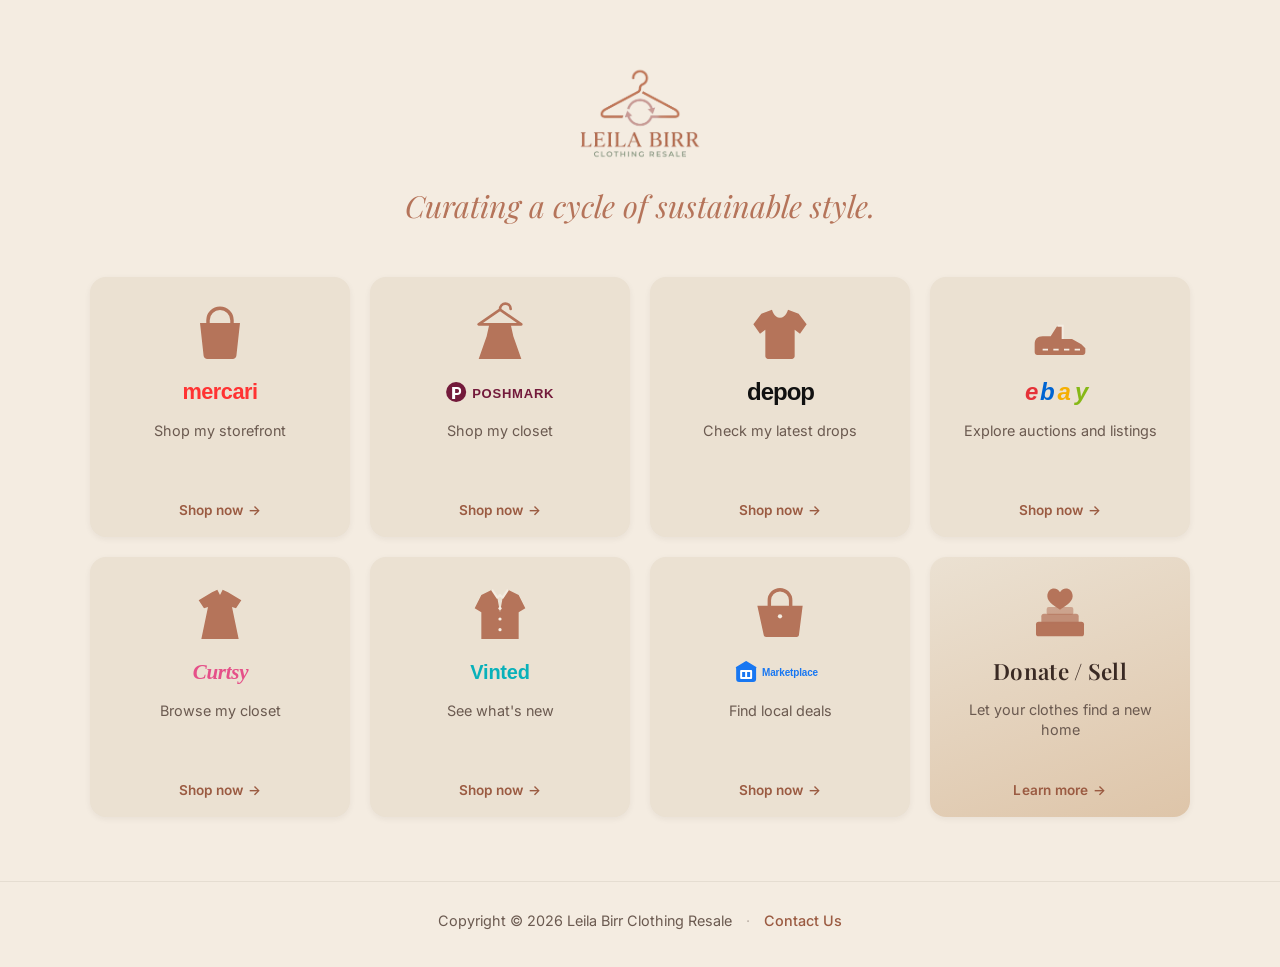
<file: index.html>
<!doctype html>
<html lang="en">
  <head>
    <meta charset="utf-8" />
    <meta name="viewport" content="width=device-width, initial-scale=1" />
    <title>Leila Birr Clothing Resale</title>
    <meta
      name="description"
      content="Leila Birr Clothing Resale — curating a cycle of sustainable style. Shop my closet across Mercari, Poshmark, Depop, eBay, Curtsy, Vinted, and Facebook Marketplace."
    />
    <link rel="icon" type="image/png" href="assets/favicon.png" />
    <link rel="preconnect" href="https://fonts.googleapis.com" />
    <link rel="preconnect" href="https://fonts.gstatic.com" crossorigin />
    <link
      href="https://fonts.googleapis.com/css2?family=Playfair+Display:ital,wght@0,400;0,600;0,700;1,400&family=Inter:wght@400;500;600;700&display=swap"
      rel="stylesheet"
    />
    <link rel="stylesheet" href="css/styles.css" />
  </head>
  <body>
    <div class="page">
      <header class="brand">
        <img
          class="brand__logo"
          src="assets/logo.png"
          alt="Leila Birr Clothing Resale"
        />
        <p class="tagline">Curating a cycle of sustainable style.</p>
      </header>

      <main class="container gallery">
        <div class="gallery__grid">
          <a
            class="shop-card"
            href="https://www.mercari.com/u/user737369980?sv=0"
            target="_blank"
            rel="noopener noreferrer"
          >
            <img class="shop-card__illustration" src="assets/art/bag.svg" alt="" />
            <span class="shop-card__logo">
              <img src="assets/shops/mercari.svg" alt="Mercari" />
            </span>
            <p class="shop-card__desc">Shop my storefront</p>
            <span class="shop-card__cta">Shop now <span class="arrow" aria-hidden="true">&rarr;</span></span>
          </a>

          <a
            class="shop-card"
            href="https://posh.mk/dyVOHcmDy2b"
            target="_blank"
            rel="noopener noreferrer"
          >
            <img class="shop-card__illustration" src="assets/art/hanger-dress.svg" alt="" />
            <span class="shop-card__logo">
              <img src="assets/shops/poshmark.svg" alt="Poshmark" />
            </span>
            <p class="shop-card__desc">Shop my closet</p>
            <span class="shop-card__cta">Shop now <span class="arrow" aria-hidden="true">&rarr;</span></span>
          </a>

          <a
            class="shop-card"
            href="https://depop.app.link/zdPhcHyAt2b"
            target="_blank"
            rel="noopener noreferrer"
          >
            <img class="shop-card__illustration" src="assets/art/tshirt.svg" alt="" />
            <span class="shop-card__logo">
              <img src="assets/shops/depop.svg" alt="Depop" />
            </span>
            <p class="shop-card__desc">Check my latest drops</p>
            <span class="shop-card__cta">Shop now <span class="arrow" aria-hidden="true">&rarr;</span></span>
          </a>

          <a
            class="shop-card"
            href="https://ebay.us/m/yiCmKi"
            target="_blank"
            rel="noopener noreferrer"
          >
            <img class="shop-card__illustration" src="assets/art/sneaker.svg" alt="" />
            <span class="shop-card__logo">
              <img src="assets/shops/ebay.svg" alt="eBay" />
            </span>
            <p class="shop-card__desc">Explore auctions and listings</p>
            <span class="shop-card__cta">Shop now <span class="arrow" aria-hidden="true">&rarr;</span></span>
          </a>

          <a
            class="shop-card"
            href="https://curtsyapp.com/closet/FHgtPt5w7H"
            target="_blank"
            rel="noopener noreferrer"
          >
            <img class="shop-card__illustration" src="assets/art/dress.svg" alt="" />
            <span class="shop-card__logo">
              <img src="assets/shops/curtsy.svg" alt="Curtsy" />
            </span>
            <p class="shop-card__desc">Browse my closet</p>
            <span class="shop-card__cta">Shop now <span class="arrow" aria-hidden="true">&rarr;</span></span>
          </a>

          <a
            class="shop-card"
            href="https://www.vinted.com/member/263346776-birracres"
            target="_blank"
            rel="noopener noreferrer"
          >
            <img class="shop-card__illustration" src="assets/art/jacket.svg" alt="" />
            <span class="shop-card__logo">
              <img src="assets/shops/vinted.svg" alt="Vinted" />
            </span>
            <p class="shop-card__desc">See what's new</p>
            <span class="shop-card__cta">Shop now <span class="arrow" aria-hidden="true">&rarr;</span></span>
          </a>

          <a
            class="shop-card"
            href="https://www.facebook.com/marketplace/profile/1435923431/?ref=permalink&mibextid=6ojiHh"
            target="_blank"
            rel="noopener noreferrer"
          >
            <img class="shop-card__illustration" src="assets/art/handbag.svg" alt="" />
            <span class="shop-card__logo">
              <img src="assets/shops/facebook.svg" alt="Facebook Marketplace" />
            </span>
            <p class="shop-card__desc">Find local deals</p>
            <span class="shop-card__cta">Shop now <span class="arrow" aria-hidden="true">&rarr;</span></span>
          </a>

          <a class="shop-card shop-card--donate" href="donate.html">
            <img class="shop-card__illustration" src="assets/art/heart-clothes.svg" alt="" />
            <h2 class="shop-card__name">Donate / Sell</h2>
            <p class="shop-card__desc">Let your clothes find a new home</p>
            <span class="shop-card__cta">Learn more <span class="arrow" aria-hidden="true">&rarr;</span></span>
          </a>
        </div>
      </main>

      <footer class="site-footer">
        <span>Copyright &copy; 2026 Leila Birr Clothing Resale</span>
        <span class="divider">&middot;</span>
        <a href="mailto:leilabirr@yahoo.com">Contact Us</a>
      </footer>
    </div>
  </body>
</html>
</file>
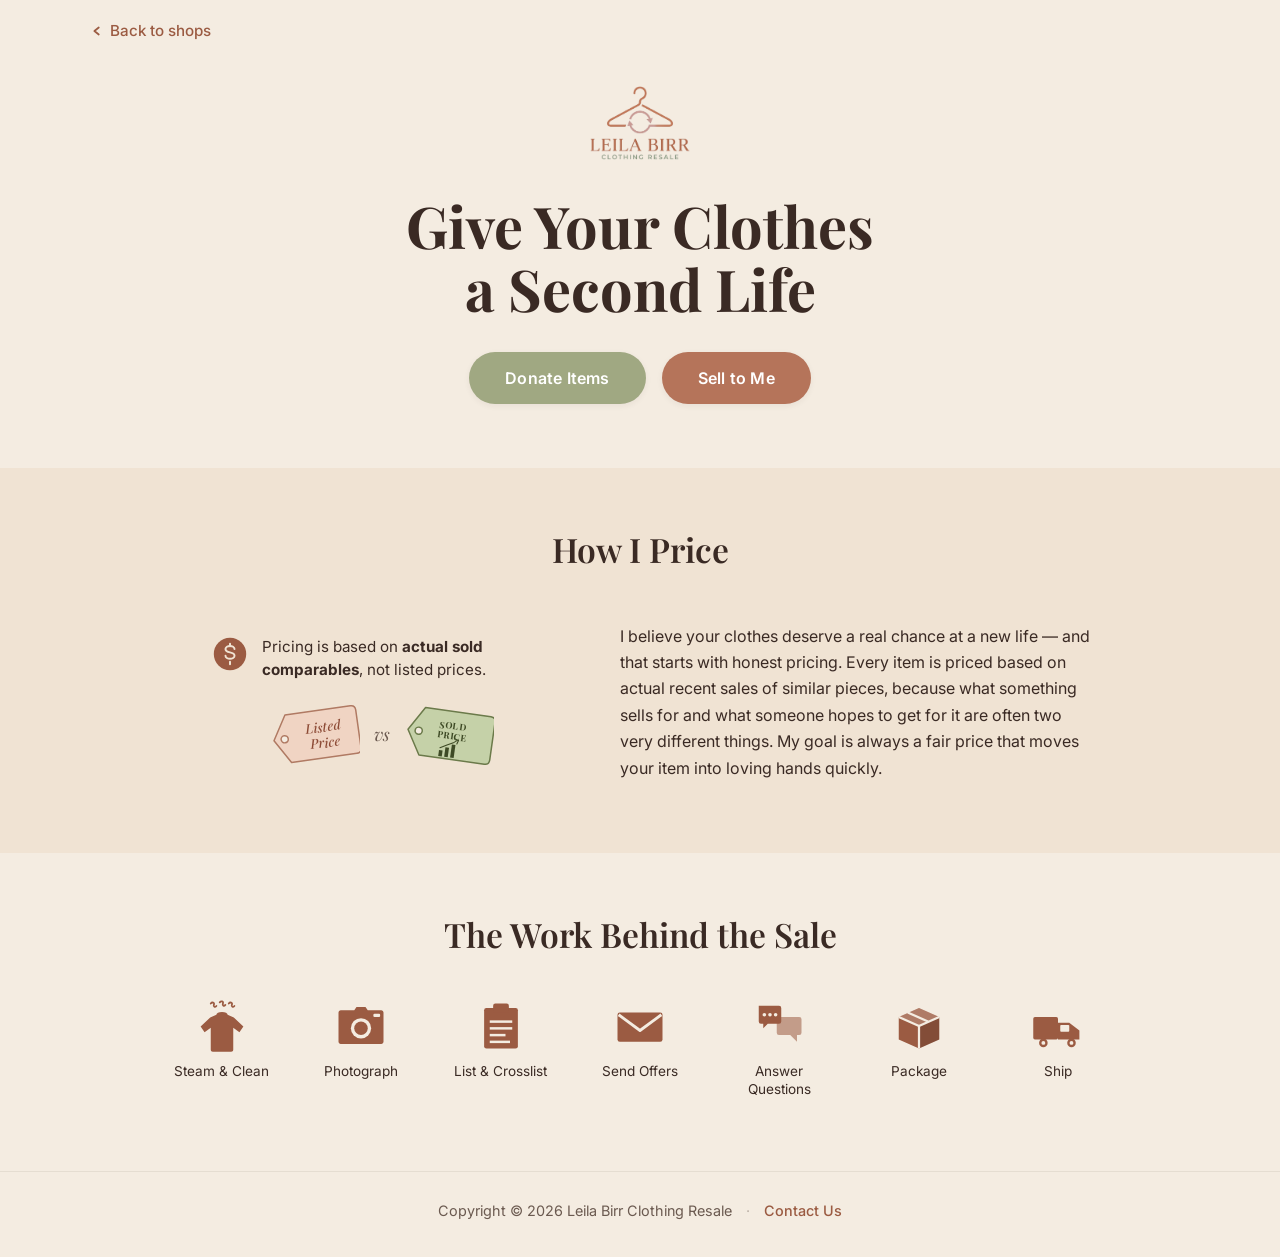
<file: donate.html>
<!doctype html>
<html lang="en">
  <head>
    <meta charset="utf-8" />
    <meta name="viewport" content="width=device-width, initial-scale=1" />
    <title>Give Your Clothes a Second Life &mdash; Leila Birr Clothing Resale</title>
    <meta
      name="description"
      content="Donate items or sell directly to Leila Birr Clothing Resale. Honest pricing based on real sold comparables, and full-service listing from steam and clean through ship."
    />
    <link rel="icon" type="image/png" href="assets/favicon.png" />
    <link rel="preconnect" href="https://fonts.googleapis.com" />
    <link rel="preconnect" href="https://fonts.gstatic.com" crossorigin />
    <link
      href="https://fonts.googleapis.com/css2?family=Playfair+Display:ital,wght@0,400;0,600;0,700;1,400&family=Inter:wght@400;500;600;700&display=swap"
      rel="stylesheet"
    />
    <link rel="stylesheet" href="css/styles.css" />
  </head>
  <body>
    <div class="page">
      <nav class="top-nav container">
        <a class="back-link" href="index.html" aria-label="Back to shops">
          <svg
            width="14"
            height="14"
            viewBox="0 0 16 16"
            fill="none"
            stroke="currentColor"
            stroke-width="2"
            stroke-linecap="round"
            stroke-linejoin="round"
            aria-hidden="true"
          >
            <path d="M10 12 L5 8 L10 4" />
          </svg>
          Back to shops
        </a>
      </nav>

      <header class="donate-hero">
        <img
          class="donate-hero__logo"
          src="assets/logo.png"
          alt="Leila Birr Clothing Resale"
        />
        <h1 class="donate-hero__headline">Give Your Clothes<br />a Second Life</h1>
        <div class="hero-actions">
          <a
            class="btn btn--sage"
            href="mailto:leilabirr@yahoo.com?subject=Donation%20inquiry"
          >
            Donate Items
          </a>
          <a
            class="btn btn--terracotta"
            href="mailto:leilabirr@yahoo.com?subject=Selling%20inquiry"
          >
            Sell to Me
          </a>
        </div>
      </header>

      <section class="how-i-price">
        <h2 class="how-i-price__title">How I Price</h2>
        <div class="pricing-grid container">
          <div class="pricing-visual">
            <div class="pricing-visual__header">
              <svg
                class="dollar-icon"
                viewBox="0 0 40 40"
                xmlns="http://www.w3.org/2000/svg"
                aria-hidden="true"
              >
                <circle cx="20" cy="20" r="18" fill="#9b5b42" />
                <path
                  d="M20 8.5 v3 M20 28.5 v3"
                  stroke="#f0e3d3"
                  stroke-width="2.2"
                  stroke-linecap="round"
                />
                <path
                  d="M25 14.5 c 0 -2.2 -2.5 -3.5 -5 -3.5 s -5 1.3 -5 3.5 c 0 2.2 2.5 3.2 5 3.7 s 5 1.5 5 3.7 s -2.5 3.5 -5 3.5 s -5 -1.3 -5 -3.5"
                  fill="none"
                  stroke="#f0e3d3"
                  stroke-width="2.2"
                  stroke-linecap="round"
                />
              </svg>
              <p>
                Pricing is based on <strong>actual sold comparables</strong>,
                not listed prices.
              </p>
            </div>

            <div class="pricing-tags" aria-hidden="true">
              <svg viewBox="0 0 150 110" xmlns="http://www.w3.org/2000/svg">
                <g transform="rotate(-8 75 55)">
                  <path
                    d="M 30 15 L 140 15 Q 148 15 148 23 L 148 87 Q 148 95 140 95 L 30 95 L 6 55 Z"
                    fill="#f0d4c3"
                    stroke="#b07a63"
                    stroke-width="2.5"
                    stroke-linejoin="round"
                  />
                  <circle cx="24" cy="55" r="6" fill="#f4ece1" stroke="#b07a63" stroke-width="2.5" />
                  <text
                    x="90"
                    y="52"
                    text-anchor="middle"
                    font-family="'Playfair Display', Georgia, serif"
                    font-style="italic"
                    font-size="22"
                    font-weight="500"
                    fill="#8c4a35"
                  >Listed</text>
                  <text
                    x="90"
                    y="78"
                    text-anchor="middle"
                    font-family="'Playfair Display', Georgia, serif"
                    font-style="italic"
                    font-size="22"
                    font-weight="500"
                    fill="#8c4a35"
                  >Price</text>
                </g>
              </svg>

              <span class="vs">vs</span>

              <svg viewBox="0 0 150 110" xmlns="http://www.w3.org/2000/svg">
                <g transform="rotate(8 75 55)">
                  <path
                    d="M 30 15 L 140 15 Q 148 15 148 23 L 148 87 Q 148 95 140 95 L 30 95 L 6 55 Z"
                    fill="#c5d1a8"
                    stroke="#6b7a4a"
                    stroke-width="2.5"
                    stroke-linejoin="round"
                  />
                  <circle cx="24" cy="55" r="6" fill="#f4ece1" stroke="#6b7a4a" stroke-width="2.5" />
                  <text
                    x="80"
                    y="45"
                    text-anchor="middle"
                    font-family="'Playfair Display', Georgia, serif"
                    font-weight="700"
                    font-size="15"
                    fill="#3e4a25"
                    letter-spacing="1"
                  >SOLD</text>
                  <text
                    x="80"
                    y="62"
                    text-anchor="middle"
                    font-family="'Playfair Display', Georgia, serif"
                    font-weight="700"
                    font-size="15"
                    fill="#3e4a25"
                    letter-spacing="1"
                  >PRICE</text>
                  <g transform="translate(62, 70)">
                    <rect x="0" y="12" width="6" height="10" fill="#3e4a25" />
                    <rect x="10" y="6" width="6" height="16" fill="#3e4a25" />
                    <rect x="20" y="0" width="6" height="22" fill="#3e4a25" />
                    <path d="M 1 8 L 12 2 L 22 -3 L 28 -8" fill="none" stroke="#3e4a25" stroke-width="1.8" stroke-linecap="round" />
                    <path d="M 24 -10 L 30 -8 L 28 -2" fill="none" stroke="#3e4a25" stroke-width="1.8" stroke-linecap="round" stroke-linejoin="round" />
                  </g>
                </g>
              </svg>
            </div>
          </div>

          <p class="pricing-copy">
            I believe your clothes deserve a real chance at a new life &mdash;
            and that starts with honest pricing. Every item is priced based on
            actual recent sales of similar pieces, because what something sells
            for and what someone hopes to get for it are often two very
            different things. My goal is always a fair price that moves your
            item into loving hands quickly.
          </p>
        </div>
      </section>

      <section class="work">
        <h2 class="work__title">The Work Behind the Sale</h2>
        <div class="work__row">
          <!-- Steam & Clean -->
          <div class="work-step">
            <svg viewBox="0 0 48 48" fill="currentColor" aria-hidden="true">
              <path d="M14 4 c 1.2 -1.5 3.6 -1 2.8 1 c -0.8 2 1 2.6 2.2 1.2" fill="none" stroke="currentColor" stroke-width="1.6" stroke-linecap="round" />
              <path d="M22 3 c 1.2 -1.5 3.6 -1 2.8 1 c -0.8 2 1 2.6 2.2 1.2" fill="none" stroke="currentColor" stroke-width="1.6" stroke-linecap="round" />
              <path d="M30 4 c 1.2 -1.5 3.6 -1 2.8 1 c -0.8 2 1 2.6 2.2 1.2" fill="none" stroke="currentColor" stroke-width="1.6" stroke-linecap="round" />
              <path d="M19 14 C 19 12.5 21 11.5 24 11.5 C 27 11.5 29 12.5 29 14 L 34.5 16.5 L 43 24.5 L 39.5 29.5 L 34 25.5 L 34 45 C 34 46 33.2 46.8 32.2 46.8 L 15.8 46.8 C 14.8 46.8 14 46 14 45 L 14 25.5 L 8.5 29.5 L 5 24.5 L 13.5 16.5 Z" />
            </svg>
            <span class="work-step__label">Steam &amp; Clean</span>
          </div>
          <!-- Photograph -->
          <div class="work-step">
            <svg viewBox="0 0 48 48" fill="currentColor" aria-hidden="true">
              <path d="M18 10 L 20 7 L 28 7 L 30 10 L 42 10 C 43.1 10 44 10.9 44 12 L 44 38 C 44 39.1 43.1 40 42 40 L 6 40 C 4.9 40 4 39.1 4 38 L 4 12 C 4 10.9 4.9 10 6 10 Z" />
              <circle cx="24" cy="26" r="9" fill="#f4ece1" />
              <circle cx="24" cy="26" r="6" />
              <rect x="35" y="13" width="6" height="3" rx="1" fill="#f4ece1" />
            </svg>
            <span class="work-step__label">Photograph</span>
          </div>
          <!-- List & Crosslist -->
          <div class="work-step">
            <svg viewBox="0 0 48 48" fill="currentColor" aria-hidden="true">
              <rect x="9" y="8" width="30" height="36" rx="2" />
              <rect x="17" y="4" width="14" height="8" rx="2" />
              <rect x="14" y="19" width="20" height="2.2" fill="#f4ece1" />
              <rect x="14" y="25" width="20" height="2.2" fill="#f4ece1" />
              <rect x="14" y="31" width="14" height="2.2" fill="#f4ece1" />
              <rect x="14" y="37" width="18" height="2.2" fill="#f4ece1" />
            </svg>
            <span class="work-step__label">List &amp; Crosslist</span>
          </div>
          <!-- Send Offers -->
          <div class="work-step">
            <svg viewBox="0 0 48 48" fill="currentColor" aria-hidden="true">
              <rect x="4" y="12" width="40" height="26" rx="2" />
              <path d="M 5 14 L 24 28 L 43 14" fill="none" stroke="#f4ece1" stroke-width="2.5" stroke-linejoin="round" />
            </svg>
            <span class="work-step__label">Send Offers</span>
          </div>
          <!-- Answer Questions -->
          <div class="work-step">
            <svg viewBox="0 0 48 48" fill="currentColor" aria-hidden="true">
              <path d="M24 16 L 42 16 Q 44 16 44 18 L 44 30 Q 44 32 42 32 L 40 32 L 40 38 L 34 32 L 24 32 Q 22 32 22 30 L 22 18 Q 22 16 24 16 Z" opacity="0.55" />
              <path d="M 6 6 L 24 6 Q 26 6 26 8 L 26 20 Q 26 22 24 22 L 14 22 L 10 26 L 10 22 L 8 22 Q 6 22 6 20 Z" />
              <circle cx="11" cy="14" r="1.6" fill="#f4ece1" />
              <circle cx="16" cy="14" r="1.6" fill="#f4ece1" />
              <circle cx="21" cy="14" r="1.6" fill="#f4ece1" />
            </svg>
            <span class="work-step__label">Answer Questions</span>
          </div>
          <!-- Package -->
          <div class="work-step">
            <svg viewBox="0 0 48 48" fill="currentColor" aria-hidden="true">
              <path d="M 6 16 L 24 8 L 42 16 L 42 36 L 24 44 L 6 36 Z" />
              <path d="M 6 16 L 24 24 L 42 16 L 24 8 Z" fill="#f4ece1" opacity="0.22" />
              <path d="M 24 24 L 42 16 L 42 36 L 24 44 Z" fill="#000" opacity="0.15" />
              <path d="M 6 16 L 24 24 L 42 16" fill="none" stroke="#f4ece1" stroke-width="2" stroke-linejoin="round" />
              <path d="M 24 24 L 24 44" stroke="#f4ece1" stroke-width="2" />
              <path d="M 14 12 L 32 20" stroke="#f4ece1" stroke-width="2" fill="none" />
            </svg>
            <span class="work-step__label">Package</span>
          </div>
          <!-- Ship -->
          <div class="work-step">
            <svg viewBox="0 0 48 48" fill="currentColor" aria-hidden="true">
              <rect x="2" y="16" width="22" height="20" rx="1.5" />
              <path d="M 24 21 L 34 21 L 43 28 L 43 36 L 24 36 Z" />
              <rect x="26" y="23" width="8" height="6" rx="0.8" fill="#f4ece1" />
              <circle cx="11" cy="39" r="3.8" />
              <circle cx="11" cy="39" r="1.7" fill="#f4ece1" />
              <circle cx="36" cy="39" r="3.8" />
              <circle cx="36" cy="39" r="1.7" fill="#f4ece1" />
            </svg>
            <span class="work-step__label">Ship</span>
          </div>
        </div>
      </section>

      <footer class="site-footer">
        <span>Copyright &copy; 2026 Leila Birr Clothing Resale</span>
        <span class="divider">&middot;</span>
        <a href="mailto:leilabirr@yahoo.com">Contact Us</a>
      </footer>
    </div>
  </body>
</html>
</file>
<file: css/styles.css>
/* Leila Birr Clothing Resale — shared styles */

:root {
  --bg-cream: #f4ece1;
  --bg-cream-warm: #f0e3d3;
  --card-cream: #ebe1d2;
  --accent-terracotta: #b5745a;
  --accent-terracotta-deep: #9b5b42;
  --sage: #a0a882;
  --sage-deep: #8c9570;
  --text-dark: #3a2a24;
  --text-muted: #6b5a50;
  --shadow-sm: 0 2px 6px rgba(58, 42, 36, 0.06);
  --shadow-md: 0 8px 24px rgba(58, 42, 36, 0.10);
  --radius-card: 16px;
  --radius-pill: 999px;
  --font-serif: "Playfair Display", "Georgia", "Times New Roman", serif;
  --font-sans: "Inter", -apple-system, BlinkMacSystemFont, "Segoe UI", Roboto, sans-serif;
  --max-width: 1100px;
}

* {
  box-sizing: border-box;
}

html,
body {
  margin: 0;
  padding: 0;
}

body {
  font-family: var(--font-sans);
  background: var(--bg-cream);
  color: var(--text-dark);
  -webkit-font-smoothing: antialiased;
  line-height: 1.5;
  min-height: 100vh;
  display: flex;
  flex-direction: column;
}

a {
  color: inherit;
  text-decoration: none;
}

a:focus-visible,
button:focus-visible {
  outline: 2px solid var(--accent-terracotta);
  outline-offset: 3px;
  border-radius: 4px;
}

img {
  max-width: 100%;
  display: block;
}

/* ---------- Layout ---------- */

.page {
  flex: 1;
  display: flex;
  flex-direction: column;
}

.container {
  width: 100%;
  max-width: var(--max-width);
  margin: 0 auto;
  padding: 0 24px;
}

.top-nav {
  padding: 20px 0 0;
}

.top-nav .back-link {
  display: inline-flex;
  align-items: center;
  gap: 6px;
  font-size: 0.95rem;
  color: var(--accent-terracotta-deep);
  font-weight: 500;
}

.top-nav .back-link:hover {
  color: var(--accent-terracotta);
}

/* ---------- Brand / Header ---------- */

.brand {
  display: flex;
  flex-direction: column;
  align-items: center;
  text-align: center;
  padding: 48px 24px 16px;
}

.brand__logo {
  width: 240px;
  max-width: 70vw;
  height: auto;
}

.tagline {
  font-family: var(--font-serif);
  font-style: italic;
  font-weight: 400;
  color: var(--accent-terracotta);
  font-size: clamp(1.35rem, 2.6vw, 1.9rem);
  margin: 4px 0 0;
}

/* ---------- Shop Gallery ---------- */

.gallery {
  padding: 32px 0 64px;
}

.gallery__grid {
  display: grid;
  grid-template-columns: repeat(4, 1fr);
  gap: 20px;
}

.shop-card {
  background: var(--card-cream);
  border-radius: var(--radius-card);
  padding: 22px 20px 16px;
  display: flex;
  flex-direction: column;
  align-items: center;
  text-align: center;
  gap: 12px;
  box-shadow: var(--shadow-sm);
  transition: transform 0.2s ease, box-shadow 0.2s ease;
  min-height: 260px;
  position: relative;
  overflow: hidden;
}

.shop-card:hover,
.shop-card:focus-visible {
  transform: translateY(-4px);
  box-shadow: var(--shadow-md);
}

.shop-card__illustration {
  width: 64px;
  height: 64px;
  color: var(--accent-terracotta);
  display: block;
  flex-shrink: 0;
}

.shop-card__logo {
  display: flex;
  align-items: center;
  justify-content: center;
  min-height: 34px;
  max-width: 100%;
}

.shop-card__logo img {
  height: 28px;
  width: auto;
  max-width: 100%;
  object-fit: contain;
}

.shop-card__name {
  font-family: var(--font-serif);
  font-size: 1.4rem;
  font-weight: 600;
  color: var(--text-dark);
  margin: 0;
  letter-spacing: 0.3px;
}

.shop-card__desc {
  margin: 0;
  color: var(--text-muted);
  font-size: 0.9rem;
  line-height: 1.4;
  flex: 1;
}

.shop-card__cta {
  color: var(--accent-terracotta-deep);
  font-weight: 600;
  font-size: 0.85rem;
  margin-top: auto;
  display: inline-flex;
  align-items: center;
  gap: 5px;
  letter-spacing: 0.2px;
}

.shop-card__cta .arrow {
  display: inline-block;
  transition: transform 0.2s ease;
}

.shop-card:hover .shop-card__cta .arrow,
.shop-card:focus-visible .shop-card__cta .arrow {
  transform: translateX(4px);
}

.shop-card--donate {
  background: linear-gradient(160deg, #ebe1d2 0%, #dec5a9 100%);
}

/* ---------- Footer ---------- */

.site-footer {
  padding: 28px 24px 36px;
  text-align: center;
  color: var(--text-muted);
  font-size: 0.9rem;
  border-top: 1px solid rgba(58, 42, 36, 0.08);
  margin-top: auto;
}

.site-footer a {
  color: var(--accent-terracotta-deep);
  font-weight: 500;
}

.site-footer a:hover {
  color: var(--accent-terracotta);
  text-decoration: underline;
}

.site-footer .divider {
  margin: 0 10px;
  color: rgba(58, 42, 36, 0.3);
}

/* ---------- Donate Page Hero ---------- */

.donate-hero {
  background: var(--bg-cream);
  padding: 24px 24px 64px;
  text-align: center;
}

.donate-hero__logo {
  width: 200px;
  max-width: 60vw;
  margin: 0 auto 8px;
}

.donate-hero__headline {
  font-family: var(--font-serif);
  font-weight: 700;
  color: var(--text-dark);
  font-size: clamp(2.2rem, 5.5vw, 3.6rem);
  line-height: 1.1;
  margin: 16px auto 32px;
  max-width: 640px;
}

.hero-actions {
  display: inline-flex;
  gap: 16px;
  flex-wrap: wrap;
  justify-content: center;
}

.btn {
  display: inline-flex;
  align-items: center;
  justify-content: center;
  padding: 14px 36px;
  border-radius: var(--radius-pill);
  font-family: var(--font-sans);
  font-weight: 600;
  font-size: 1rem;
  letter-spacing: 0.2px;
  color: #fff;
  border: none;
  cursor: pointer;
  transition: transform 0.15s ease, box-shadow 0.15s ease, background 0.15s ease;
  box-shadow: var(--shadow-sm);
}

.btn:hover {
  transform: translateY(-2px);
  box-shadow: var(--shadow-md);
}

.btn--sage {
  background: var(--sage);
}

.btn--sage:hover {
  background: var(--sage-deep);
}

.btn--terracotta {
  background: var(--accent-terracotta);
}

.btn--terracotta:hover {
  background: var(--accent-terracotta-deep);
}

/* ---------- How I Price ---------- */

.how-i-price {
  background: var(--bg-cream-warm);
  padding: 56px 24px;
}

.how-i-price__title {
  text-align: center;
  font-family: var(--font-serif);
  font-weight: 600;
  color: var(--text-dark);
  font-size: clamp(1.6rem, 3vw, 2.1rem);
  margin: 0 0 32px;
}

.pricing-grid {
  display: grid;
  grid-template-columns: 1fr 1.2fr;
  gap: 40px;
  align-items: center;
  max-width: 960px;
  margin: 0 auto;
}

.pricing-visual {
  display: flex;
  flex-direction: column;
  align-items: center;
  gap: 20px;
  text-align: center;
}

.pricing-visual__header {
  display: flex;
  align-items: flex-start;
  gap: 14px;
  max-width: 340px;
  text-align: left;
}

.pricing-visual__header .dollar-icon {
  flex-shrink: 0;
  width: 36px;
  height: 36px;
}

.pricing-visual__header p {
  margin: 0;
  font-size: 0.95rem;
  color: var(--text-dark);
}

.pricing-visual__header strong {
  font-weight: 700;
}

.pricing-tags {
  display: flex;
  align-items: center;
  gap: 14px;
}

.pricing-tags svg {
  width: 90px;
  height: auto;
}

.pricing-tags .vs {
  font-family: var(--font-serif);
  font-style: italic;
  color: var(--text-muted);
  font-size: 1.1rem;
}

.pricing-copy {
  color: var(--text-dark);
  font-size: 1rem;
  line-height: 1.65;
  max-width: 480px;
}

/* ---------- Work Behind the Sale ---------- */

.work {
  background: var(--bg-cream);
  padding: 56px 24px 72px;
}

.work__title {
  text-align: center;
  font-family: var(--font-serif);
  font-weight: 600;
  color: var(--text-dark);
  font-size: clamp(1.6rem, 3vw, 2.1rem);
  margin: 0 0 40px;
}

.work__row {
  display: grid;
  grid-template-columns: repeat(7, 1fr);
  gap: 16px;
  max-width: 960px;
  margin: 0 auto;
  text-align: center;
}

.work-step {
  display: flex;
  flex-direction: column;
  align-items: center;
  gap: 10px;
}

.work-step svg {
  width: 54px;
  height: 54px;
  color: var(--accent-terracotta-deep);
  display: block;
}

.work-step__label {
  font-size: 0.85rem;
  color: var(--text-dark);
  line-height: 1.3;
  max-width: 110px;
}

/* ---------- Responsive ---------- */

@media (max-width: 1024px) {
  .gallery__grid {
    grid-template-columns: repeat(2, 1fr);
  }

  .pricing-grid {
    grid-template-columns: 1fr;
    gap: 28px;
  }

  .pricing-copy {
    max-width: 100%;
  }

  .work__row {
    grid-template-columns: repeat(4, 1fr);
    gap: 24px 16px;
  }
}

@media (max-width: 640px) {
  .brand {
    padding: 32px 20px 8px;
  }

  .gallery {
    padding: 20px 0 40px;
  }

  .gallery__grid {
    grid-template-columns: 1fr;
  }

  .shop-card {
    min-height: 130px;
  }

  .donate-hero {
    padding-bottom: 48px;
  }

  .how-i-price,
  .work {
    padding: 40px 20px;
  }

  .work__row {
    grid-template-columns: repeat(2, 1fr);
    gap: 28px 16px;
  }

  .btn {
    padding: 12px 28px;
  }
}
</file>
